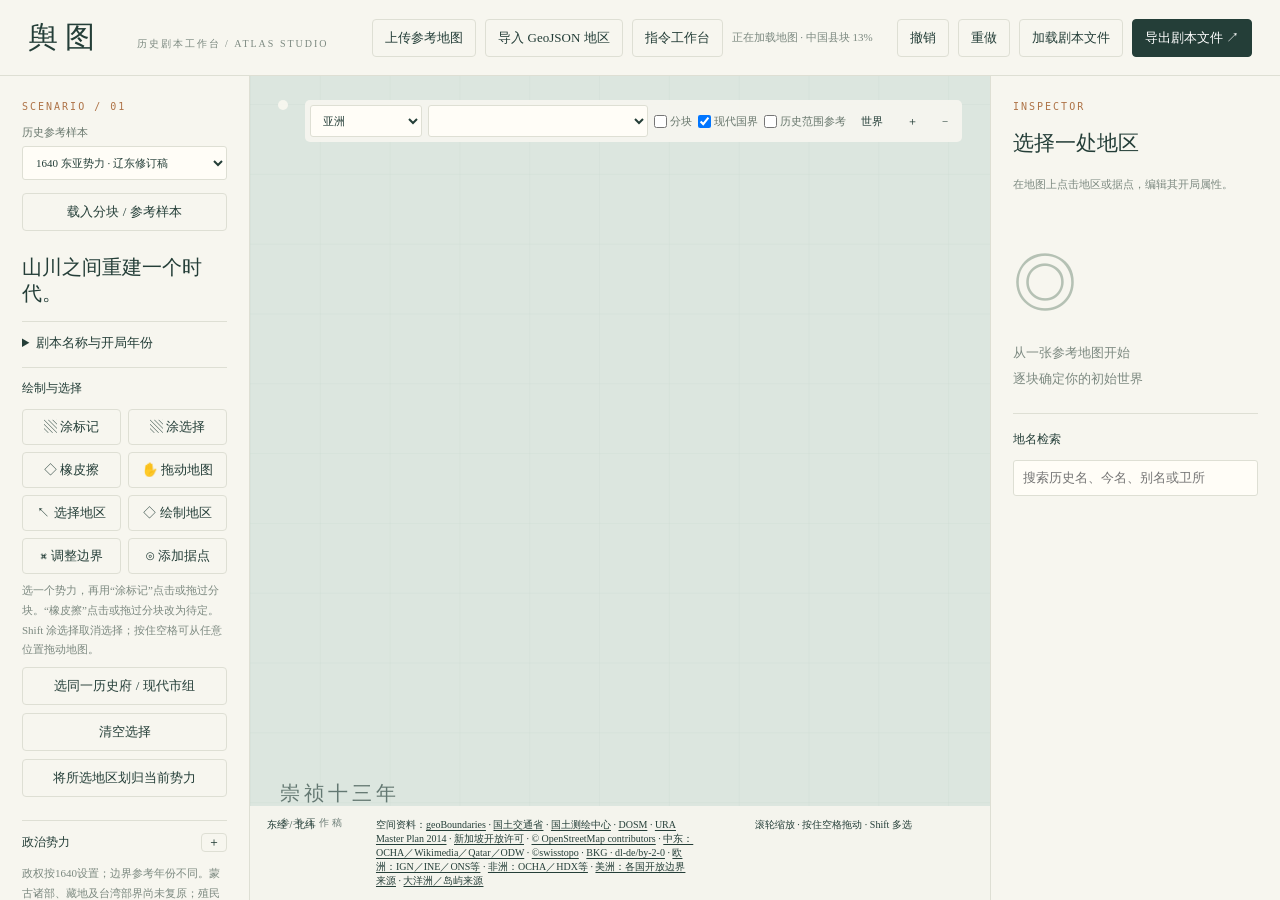
<file: public/index.html>
<!doctype html><html lang="zh-CN"><meta charset="utf-8"><meta name="viewport" content="width=device-width,initial-scale=1"><title>舆图 · 开局地图工作台</title><link rel="icon" href="data:,"><link rel="stylesheet" href="style.css?v=modern-countries-1"><body>
<header><div class="brand">舆图 <small>历史剧本工作台 / ATLAS STUDIO</small></div><div class="head-actions"><button id="reference">上传参考地图</button><button id="geoimport">导入 GeoJSON 地区</button><button id="commands">指令工作台</button><span id="saveState">本地工作台</span><button id="undo">撤销</button><button id="redo">重做</button><button id="load" title="打开以前导出的JSON剧本文件，替换当前工作稿">加载剧本文件</button><button class="primary" id="export" title="下载当前地图边界、标色、势力和属性为JSON文件">导出剧本文件 ↗</button></div></header>
<div class="workspace"><aside class="left"><div class="eyebrow">SCENARIO / 01</div><label>历史参考样本<select id="sample"><option value="eastasia1640">1640 东亚势力 · 辽东修订稿</option><option value="county-blocks">县级选择块 · 现代空间参考</option><option value="ming1626">1626 明／后金 · 政治范围</option><option value="admin1391">1391 行政区域 · 较早参考</option></select></label><button id="useSample" class="wide">载入分块 / 参考样本</button><h1>山川之间<br>重建一个时代。</h1><details class="scenario-settings"><summary>剧本名称与开局年份</summary><label>剧本名称<input id="title"></label><label>开局年份<input id="year" type="number" min="-3000" max="3000"></label></details><div class="section-title">绘制与选择</div><div class="tools"><button data-tool="paint">▧ 涂标记</button><button data-tool="brush">▧ 涂选择</button><button data-tool="eraser">◇ 橡皮擦</button><button data-tool="pan">✋ 拖动地图</button><button data-tool="select">↖ 选择地区</button><button data-tool="draw">◇ 绘制地区</button><button data-tool="vertex">⌘ 调整边界</button><button data-tool="point">⊙ 添加据点</button></div><p class="muted">选一个势力，再用“涂标记”点击或拖过分块。“橡皮擦”点击或拖过分块改为待定。Shift 涂选择取消选择；按住空格可从任意位置拖动地图。</p><button id="selectGroup" class="wide">选同一历史府 / 现代市组</button><button id="restore1640" class="wide" hidden>恢复1640更新前的工作稿</button><button id="restorePrevious" class="wide" hidden>恢复切换前的旧稿</button><button id="clearSelection" class="wide">清空选择</button><button id="finish" hidden>完成绘制 · Enter</button><button class="wide" id="assign">将所选地区划归当前势力</button><div id="displaySettings" hidden style="display:none"><label>着色方式<select id="mode"><option value="controller">实际控制 · 待精修</option><option value="owner">名义归属 / 参考范围</option></select></label><label>地名显示<select id="labelMode"><option value="historical">历史名称</option><option value="compare">历史名 / 今名对照</option><option value="modern">现代定位名</option></select></label></div><div class="section-title">政治势力 <button id="addFaction">＋</button></div><div id="factions"></div><p class="muted">政权按1640设置；边界参考年份不同。蒙古诸部、藏地及台湾部界尚未复原；殖民势力据点单列。</p></aside>
<main><div class="mapbar"><span id="toolHint"></span><div><select id="continentNav" aria-label="大洲定位"><option value="asia">亚洲</option><option value="europe">欧洲</option><option value="africa">非洲</option><option value="americas">美洲</option><option value="oceania">大洋洲／南极</option></select><select id="destinationNav" aria-label="区域或国家定位"></select><div id="legacyNavigation" hidden><button id="home">东亚总览</button><button id="countyView">分块精修</button><button id="koreaView">朝鲜</button><button id="japanView">日本</button><button id="taiwanView">台湾</button><button id="mongolView">蒙古／女真</button><select id="northArea" aria-label="按蒙古女真历史地域定位"><option value="">诸部定位</option></select><button id="southeastView">东南亚</button><select id="southeastCountry" aria-label="按现代国家定位东南亚" title="现代国家用于定位；历史政权范围独立编辑"><option value="">逐国定位</option></select><button id="southasiaView">南亚</button><select id="southasiaCountryView" aria-label="按现代国家定位南亚" title="现代国家用于定位；历史政权范围独立编辑"><option value="">南亚逐国定位</option></select><button id="oceaniaView">大洋洲／岛屿</button><select id="oceaniaCountryView" aria-label="大洋洲及偏远岛屿定位"><option value="">大洋洲／岛屿定位</option></select><button id="americasView">美洲</button><select id="americasCountryView" aria-label="美洲逐国及地区定位"><option value="">美洲逐国定位</option></select><button id="africaView">非洲</button><select id="africaCountryView" aria-label="非洲逐国及地区定位"><option value="">非洲逐国定位</option></select><button id="europeView">欧洲</button><select id="europeCountryView" aria-label="欧洲逐国及地区定位"><option value="">欧洲逐国定位</option></select><button id="middleeastView">中东</button><select id="middleeastCountryView" aria-label="中东逐国定位"><option value="">中东逐国定位</option></select><button id="russiaView">俄罗斯</button><select id="russiaAreaView" aria-label="俄罗斯地区定位"><option value="">俄罗斯地区定位</option></select><button id="centralasiaView">中亚</button><select id="centralasiaCountryView" aria-label="按现代国家定位中亚" title="现代国家用于定位；历史政权范围独立编辑"><option value="">中亚逐国定位</option></select></div><label class="county-switch"><input type="checkbox" id="showCounties">分块</label><label class="county-switch" title="半透明现代国家边界，仅供定位参考"><input type="checkbox" id="showModernCountries" checked>现代国界</label><label class="county-switch" title="旧势力范围仅作参考，不拦截地块选择"><input type="checkbox" id="showReferenceAreas">历史范围参考</label><button id="world">世界</button><button id="zoomIn">＋</button><button id="zoomOut">−</button></div></div><svg id="map" viewBox="950 340 530 470" aria-label="可编辑历史地图"><defs><pattern id="grid" width="50" height="50" patternUnits="userSpaceOnUse"><path d="M50 0H0V50" fill="none" stroke="#708d8a" stroke-opacity=".13" stroke-width=".5"/></pattern></defs><rect x="-1800" y="0" width="3600" height="1800" fill="#dce6df"/><rect x="-1800" y="0" width="3600" height="1800" fill="url(#grid)"/><g id="land"></g><g id="modernCountries" pointer-events="none"></g><g id="ref"></g><g id="regions"></g><g id="points"></g><g id="handles"></g><g id="draft"></g></svg><div class="mapfooter"><span id="coords">东经 / 北纬</span><span class="attribution">空间资料：<a href="https://www.geoboundaries.org/" target="_blank" rel="noopener">geoBoundaries</a> · <a href="https://nlftp.mlit.go.jp/ksj/gml/datalist/KsjTmplt-N03-v3_0.html" target="_blank" rel="noopener" title="国土交通省N03，经SmartNews及本工作台加工">国土交通省</a> · <a href="https://data.gov.tw/dataset/7441" target="_blank" rel="noopener">国土测绘中心</a> · <a href="https://github.com/dosm-malaysia/data-open" target="_blank" rel="noopener">DOSM</a> · <a href="https://www.ura.gov.sg/maps/" target="_blank" rel="noopener">URA Master Plan 2014</a> · <a href="https://developers.data.gov.sg/open-data-licence" target="_blank" rel="noopener" title="Contains information from URA Master Plan 2014 Subzone Boundary (No Sea), accessed 12 October 2026 via geoBoundaries, made available under the Singapore Open Data Licence version 1.0">新加坡开放许可</a> · <a href="https://www.openstreetmap.org/copyright" target="_blank" rel="noopener" title="现代省名关联数据，ODbL 1.0">© OpenStreetMap contributors</a> · <a href="sources/middleeast-blocks.sources.json" target="_blank" rel="noopener" title="中东源作者、开放许可、原年份及派生GeoJSON">中东：OCHA／Wikimedia／Qatar／ODW</a> · <a href="https://www.swisstopo.admin.ch/en/terms-of-use-free-geodata-and-geoservices" target="_blank" rel="noopener">©swisstopo</a> · <a href="https://www.govdata.de/dl-de/by-2-0" target="_blank" rel="noopener" title="© GeoBasis-DE / BKG (2021), dl-de/by-2-0；数据已简化">BKG · dl-de/by-2-0</a> · <a href="sources/europe-blocks.sources.json" target="_blank" rel="noopener" title="各国原作者、许可与简化署名；分国开放GeoJSON">欧洲：IGN／INE／ONS等</a> · <a href="sources/africa-blocks.sources.json" target="_blank" rel="noopener" title="各国原作者、许可、旧年份与分国开放GeoJSON">非洲：OCHA／HDX等</a> · <a href="sources/americas-blocks.sources.json" target="_blank" rel="noopener">美洲：各国开放边界来源</a> · <a href="sources/oceania-blocks.sources.json" target="_blank" rel="noopener">大洋洲／岛屿来源</a></span><span>滚轮缩放 · 按住空格拖动 · Shift 多选</span><span id="count"></span></div><div class="notice" id="toast" role="status"></div><div class="map-caption">崇祯十三年 <span>参考工作稿</span></div></main>
<aside class="right"><div class="eyebrow">INSPECTOR</div><h2 id="selectionTitle">选择一处地区</h2><p id="selectionSubtitle" class="muted">在地图上点击地区或据点，编辑其开局属性。</p><form id="inspector" hidden><label id="historicalNameLabel">开局历史名称<input name="historical_name" placeholder="未核实可留空"></label><label>现代定位名<input name="modern_name" placeholder="今名，用于定位与对照"></label><label>别名<textarea name="aliases" rows="2" placeholder="多个名称用分号分隔"></textarea></label><p id="nameNotice" class="muted"></p><details><summary>地名依据与核验</summary><label>名称依据<textarea name="name_source" rows="2" placeholder="资料、卷次、页码或链接"></textarea></label><label>名称可信程度<select name="name_confidence"><option>待考证</option><option>待核验</option><option>大致可信</option><option>已核验</option></select></label></details><label>对象类型<input name="kind" placeholder="城池 / 卫城 / 关隘"></label><label>名义归属<select name="owner"></select></label><label>实际控制<select name="controller"></select></label><label>状态<select name="status"><option>待考证</option><option>稳定控制</option><option>争夺中</option><option>临时占领</option><option>活动范围</option><option>游戏设定</option></select></label><details open><summary>民政体系</summary><label>布政司 / 一级单位<input name="province"></label><label>府 / 州<input name="prefecture"></label><label>县<input name="county"></label></details><details open><summary>军事体系 · 与民政独立</summary><label>都司 / 军事上级<input name="command"></label><label>卫<input name="wei"></label><label>所<input name="suo"></label></details><label>来源与依据<textarea name="source" rows="3"></textarea></label><label>可信程度<select name="confidence"><option>空间参考</option><option>示例</option><option>待核验</option><option>大致可信</option><option>已核验</option></select></label><label>原始记录年代<input name="source_year" readonly></label><p id="recordDates" class="muted"></p><label>制作备注<textarea name="notes" rows="3"></textarea></label><button class="primary wide" type="submit">保存属性</button><button class="danger wide" id="delete" type="button">删除所选对象</button></form><div id="empty"><div class="empty-mark">◎</div><p>从一张参考地图开始<br>逐块确定你的初始世界</p></div><div class="section-title">地名检索</div><input id="search" placeholder="搜索历史名、今名、别名或卫所" aria-label="地名检索"><div id="objectList"></div></aside></div>
<input type="file" id="file" hidden><dialog id="dialog"><h2 id="dialogTitle"></h2><div id="dialogBody"></div><div class="dialog-actions"><button id="dialogClose">取消</button><button class="primary" id="dialogApply">应用</button></div></dialog><script src="loader.js?v=local-20261013"></script></body></html>
</file>
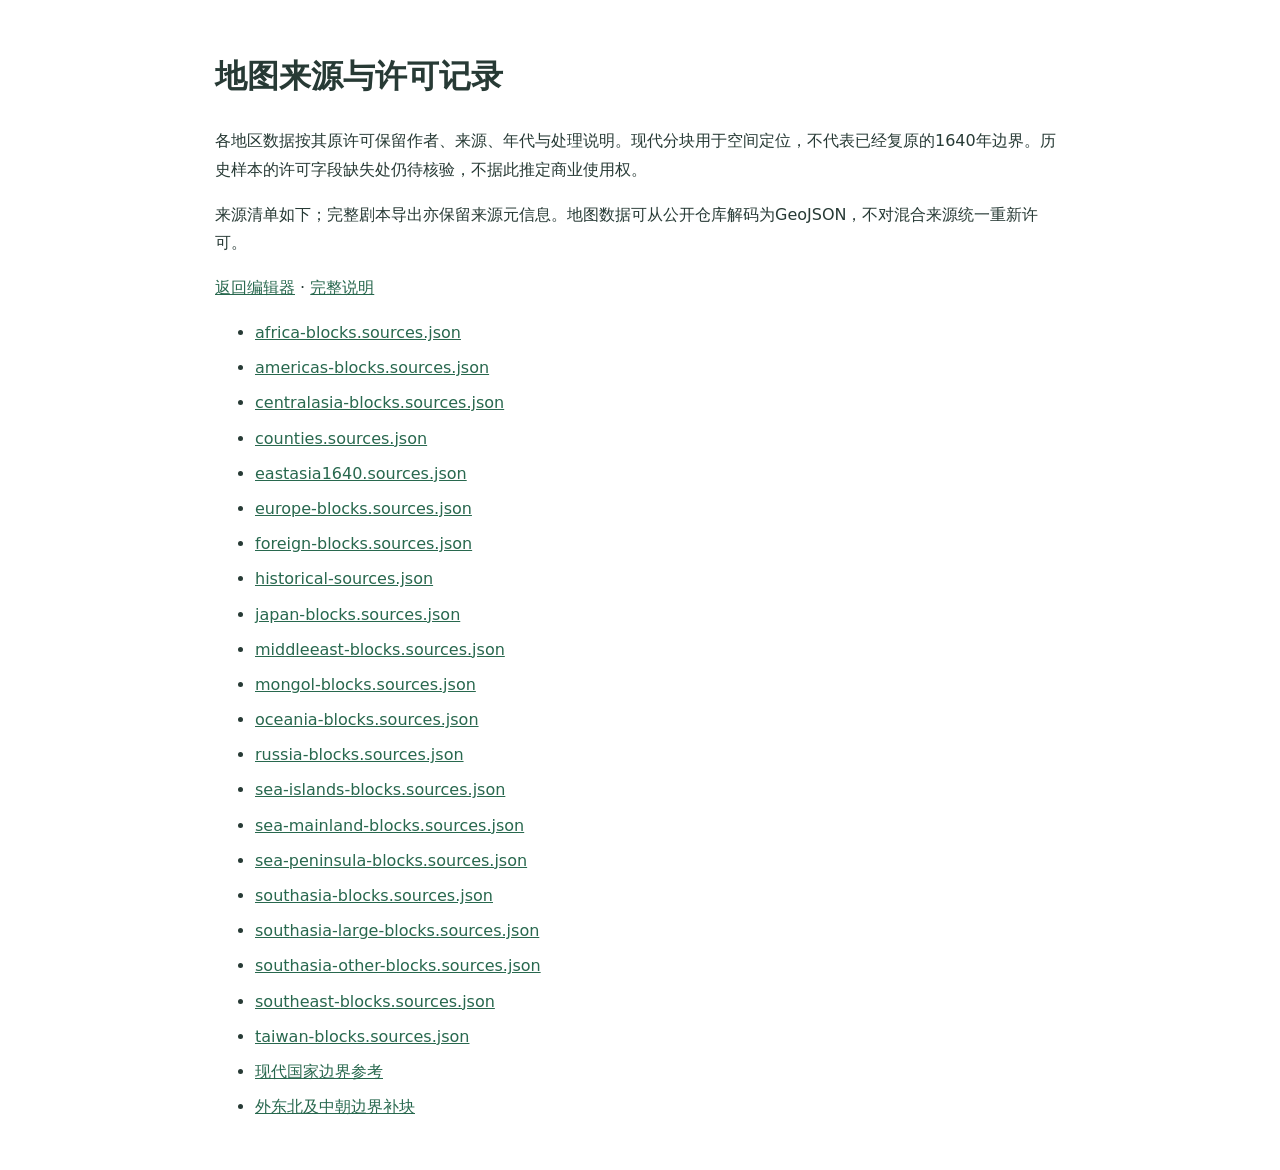
<file: public/sources/index.html>
<!doctype html><html lang="zh-CN"><meta charset="utf-8"><meta name="viewport" content="width=device-width,initial-scale=1"><title>舆图 · 地图来源</title><style>body{max-width:850px;margin:3rem auto;padding:0 1rem;font:16px/1.8 system-ui;color:#273a35}a{color:#28684e}li{margin:.4rem 0}</style><h1>地图来源与许可记录</h1><p>各地区数据按其原许可保留作者、来源、年代与处理说明。现代分块用于空间定位，不代表已经复原的1640年边界。历史样本的许可字段缺失处仍待核验，不据此推定商业使用权。</p><p>来源清单如下；完整剧本导出亦保留来源元信息。地图数据可从公开仓库解码为GeoJSON，不对混合来源统一重新许可。</p><p><a href="../index.html">返回编辑器</a> · <a href="https://github.com/gao-cai-sheng/yutu/blob/main/NOTICE.md">完整说明</a></p><ul><li><a href="africa-blocks.sources.json">africa-blocks.sources.json</a></li><li><a href="americas-blocks.sources.json">americas-blocks.sources.json</a></li><li><a href="centralasia-blocks.sources.json">centralasia-blocks.sources.json</a></li><li><a href="counties.sources.json">counties.sources.json</a></li><li><a href="eastasia1640.sources.json">eastasia1640.sources.json</a></li><li><a href="europe-blocks.sources.json">europe-blocks.sources.json</a></li><li><a href="foreign-blocks.sources.json">foreign-blocks.sources.json</a></li><li><a href="historical-sources.json">historical-sources.json</a></li><li><a href="japan-blocks.sources.json">japan-blocks.sources.json</a></li><li><a href="middleeast-blocks.sources.json">middleeast-blocks.sources.json</a></li><li><a href="mongol-blocks.sources.json">mongol-blocks.sources.json</a></li><li><a href="oceania-blocks.sources.json">oceania-blocks.sources.json</a></li><li><a href="russia-blocks.sources.json">russia-blocks.sources.json</a></li><li><a href="sea-islands-blocks.sources.json">sea-islands-blocks.sources.json</a></li><li><a href="sea-mainland-blocks.sources.json">sea-mainland-blocks.sources.json</a></li><li><a href="sea-peninsula-blocks.sources.json">sea-peninsula-blocks.sources.json</a></li><li><a href="southasia-blocks.sources.json">southasia-blocks.sources.json</a></li><li><a href="southasia-large-blocks.sources.json">southasia-large-blocks.sources.json</a></li><li><a href="southasia-other-blocks.sources.json">southasia-other-blocks.sources.json</a></li><li><a href="southeast-blocks.sources.json">southeast-blocks.sources.json</a></li><li><a href="taiwan-blocks.sources.json">taiwan-blocks.sources.json</a></li><li><a href="modern-countries.sources.json">现代国家边界参考</a></li><li><a href="northeast-gaps.sources.json">外东北及中朝边界补块</a></li></ul></html>
</file>
<file: public/style.css>
:root{--ink:#243e38;--muted:#7c8980;--paper:#f7f6ef;--line:#dedfd4;--accent:#ae7347}*{box-sizing:border-box}body{margin:0;background:var(--paper);color:var(--ink);font-family:'Songti SC','Noto Serif CJK SC',serif;font-size:13px}button,input,select,textarea{font:inherit}button{border:1px solid var(--line);background:transparent;color:var(--ink);padding:9px 12px;border-radius:4px;cursor:pointer}button:hover{background:#e9ece3}button.active,.primary{background:var(--ink);color:white;border-color:var(--ink)}button:disabled{opacity:.35;cursor:default}header{height:76px;padding:0 28px;display:flex;align-items:center;justify-content:space-between;border-bottom:1px solid var(--line)}.brand{font-size:30px;letter-spacing:7px}.brand small{font-size:10px;letter-spacing:2px;margin-left:20px;color:var(--muted)}.head-actions{display:flex;gap:9px;align-items:center}#saveState{font-size:11px;color:var(--muted);margin-right:15px}.workspace{display:grid;grid-template-columns:250px minmax(300px,1fr) 290px;height:calc(100vh - 76px)}aside{padding:25px 22px;overflow:auto}.left{border-right:1px solid var(--line)}.right{border-left:1px solid var(--line)}.eyebrow{font:10px monospace;letter-spacing:2px;color:var(--accent)}h1{font-size:27px;font-weight:500;line-height:1.5;margin:16px 0 25px}h2{font-size:21px;font-weight:500}label{display:block;margin:13px 0;color:#68776d;font-size:11px}input,select,textarea{display:block;width:100%;margin-top:6px;background:#fffdf7;border:1px solid var(--line);padding:9px;color:var(--ink);border-radius:3px}textarea{resize:vertical}.section-title{border-top:1px solid var(--line);padding-top:17px;margin:21px 0 12px;font-size:12px;display:flex;justify-content:space-between;align-items:center}.section-title button{padding:0 6px}.tools{display:grid;grid-template-columns:1fr 1fr;gap:7px}.tools button{padding:10px 4px}.wide{width:100%;margin-bottom:8px}#finish{width:100%;margin-top:8px}.faction{width:100%;display:flex;gap:10px;align-items:center;margin-bottom:6px;border-color:transparent;text-align:left}.faction.active{background:#e8ece3;color:var(--ink);border-color:#bdc8b9}.swatch{width:12px;height:12px;border-radius:50%;display:inline-block}.muted{font-size:11px;color:var(--muted);line-height:1.8}main{position:relative;min-width:0;overflow:hidden;background:#dce6df}.mapbar{position:absolute;z-index:2;top:16px;left:18px;right:18px;display:flex;justify-content:space-between;align-items:center;font-size:11px;pointer-events:none}.mapbar div,.mapbar span{pointer-events:auto;background:#f7f6efed;border-radius:5px;padding:5px}.mapbar button{padding:6px 9px;border:0}svg{width:100%;height:100%;touch-action:none;user-select:none}svg text{pointer-events:none;font-size:8px;fill:#344a41;paint-order:stroke;stroke:#f4f2e7;stroke-width:2px;stroke-linejoin:round}path.region{cursor:pointer;stroke:#faf7e9;stroke-width:1;vector-effect:non-scaling-stroke;fill-opacity:.65}path.region.selected{stroke:#183e35;stroke-width:3;fill-opacity:.9}.handle{fill:#fff9e7;stroke:#1d5546;stroke-width:1;cursor:move;vector-effect:non-scaling-stroke}.mapfooter{position:absolute;bottom:0;left:0;right:0;padding:12px 17px;background:#f7f6efea;font-size:10px;display:flex;justify-content:space-between;gap:8px}.map-caption{position:absolute;bottom:70px;left:30px;font-size:26px;letter-spacing:4px;pointer-events:none;opacity:.65}.map-caption span{display:block;font-size:10px;letter-spacing:3px;margin-top:9px}.notice{position:absolute;top:76px;left:50%;transform:translateX(-50%);background:#263f37;color:white;padding:12px 20px;border-radius:5px;display:none;z-index:5;width:max-content;max-width:90%}.empty-mark{font-size:64px;color:#b5c1b4;margin-top:45px}#empty>p{color:var(--muted);line-height:2}.danger{color:#a05746}details{border-top:1px solid var(--line);padding-top:12px;margin-top:18px}summary{cursor:pointer}#objectList{max-height:280px;overflow:auto}#objectList button{display:block;width:100%;text-align:left;border:0;border-bottom:1px solid var(--line)}dialog{border:1px solid var(--line);border-radius:8px;background:var(--paper);color:var(--ink);width:570px;max-width:95vw;padding:28px;max-height:90vh}dialog::backdrop{background:#173b3455}.dialog-actions{display:flex;justify-content:flex-end;gap:10px;margin-top:20px}dialog textarea{font:12px monospace}dialog p{line-height:1.8}code{font-size:11px} @media(max-width:1050px){.workspace{grid-template-columns:210px minmax(280px,1fr) 240px}aside{padding:18px 14px}.brand small{display:none}}@media(max-width:760px){.workspace{grid-template-columns:170px 1fr;height:auto}.right{grid-column:1/-1;max-height:500px}main{height:70vh}header{padding:12px;height:auto;gap:12px;flex-wrap:wrap}.head-actions{flex-wrap:wrap}#saveState{display:none}.mapbar{flex-wrap:wrap;gap:5px}.mapfooter span:nth-child(3){display:none}}

#datasetBanner{position:absolute;z-index:2;left:18px;right:18px;top:64px;background:#fbf6e8e8;border:1px solid #c9b890;padding:9px 12px;font-size:11px;color:#6a6147;pointer-events:none}.map-caption{font-size:20px}svg #points circle{cursor:pointer}

.left h1{font-size:20px;line-height:1.3;margin:15px 0}.left h1 br{display:none}.left .section-title{margin-top:15px;padding-top:12px}.scenario-settings{margin-top:0}.left .muted{margin:7px 0}.tools button{padding:8px 3px}

.county-switch{display:inline-flex;align-items:center;gap:3px;margin:0;font-size:11px}.county-switch input{width:auto;margin:0}path.political-area{fill-opacity:.7;stroke:#665f4a;stroke-width:1.2;stroke-dasharray:4 2}path.cultural-zone{fill-opacity:.35;stroke:#8c8879;stroke-dasharray:2 4}path.county-block{fill-opacity:.2;stroke:#f7f4e9aa;stroke-width:.6}.mapbar>div{display:flex;align-items:center;flex-wrap:wrap;gap:4px}

[hidden]{display:none!important}

/* 第二稿：县块颜色直接表现归属，远景收起细边。 */
path.county-block{fill-opacity:.8;stroke:#f7f4e9;stroke-width:.65}svg.county-overview path.county-block:not(.selected){stroke-width:0}path.county-block.selected{stroke:#183e35;stroke-width:2.5;fill-opacity:1}#datasetBanner{top:100px;font-size:10px}.mapbar{align-items:flex-start;gap:5px;flex-wrap:wrap}.mapbar>span{max-width:100%}

.mapfooter{flex-wrap:wrap}.attribution a{color:inherit;text-underline-offset:2px}

.mapbar #southeastCountry,.mapbar #southasiaCountryView,.mapbar #centralasiaCountryView{display:inline-block;width:auto;max-width:180px;margin:0;padding:6px;font-size:11px}.mapfooter .attribution{max-width:45%}

#northArea{width:170px;display:inline-block;margin:0;font-size:11px;vertical-align:middle}

path.region.marine-block{fill-opacity:.15;stroke:#778c87;stroke-dasharray:4 3}path.region.marine-block.selected{fill-opacity:.35;stroke:#183e35}

.mapbar #russiaAreaView{display:inline-block;width:auto;max-width:190px;margin:0;padding:6px;font-size:11px}

.mapbar #middleeastCountryView{display:inline-block;width:auto;max-width:180px;margin:0;padding:6px;font-size:11px}

.mapbar #europeCountryView{display:inline-block;width:auto;max-width:190px;margin:0;padding:6px;font-size:11px}

.mapbar button{padding:6px 7px}

.mapbar #africaCountryView{display:inline-block;width:auto;max-width:190px;margin:0;padding:6px;font-size:11px}

.mapbar #americasCountryView{display:inline-block;width:auto;max-width:190px;margin:0;padding:6px;font-size:11px}

.mapbar #oceaniaCountryView{display:inline-block;width:auto;max-width:190px;margin:0;padding:6px;font-size:11px}

.faction{padding:0 10px;min-height:38px;border:1px solid transparent;border-radius:4px;gap:10px}.faction .swatch{position:relative;flex:0 0 12px;cursor:pointer}.swatch input[type="color"]{position:absolute;inset:-5px;width:22px;height:22px;min-height:0;padding:0;opacity:0;cursor:pointer}.swatch:focus-within{outline:2px solid var(--ink);outline-offset:3px}.faction-name{flex:1;min-width:0;border:0;background:transparent;text-align:left;padding:10px 0;color:inherit}.faction-name:hover{background:transparent}

#map.pan-ready,#map.pan-ready *{cursor:grab!important}#map.panning,#map.panning *{cursor:grabbing!important}#map{touch-action:none}

#legacyNavigation[hidden]{display:none!important}.mapbar #continentNav{width:112px}.mapbar #destinationNav{width:220px;max-width:35vw}.mapbar select{margin:0;min-height:32px;padding:5px 8px}.mapbar button{padding:5px 9px}.mapbar{padding:8px 10px}.mapbar>span{font-size:11px}.mapbar>div{gap:6px}

#modernCountries,#modernCountries *{pointer-events:none}.modern-country{fill-opacity:.18;stroke:#53675f;stroke-opacity:.65;stroke-width:.8;stroke-linejoin:round}
</file>
